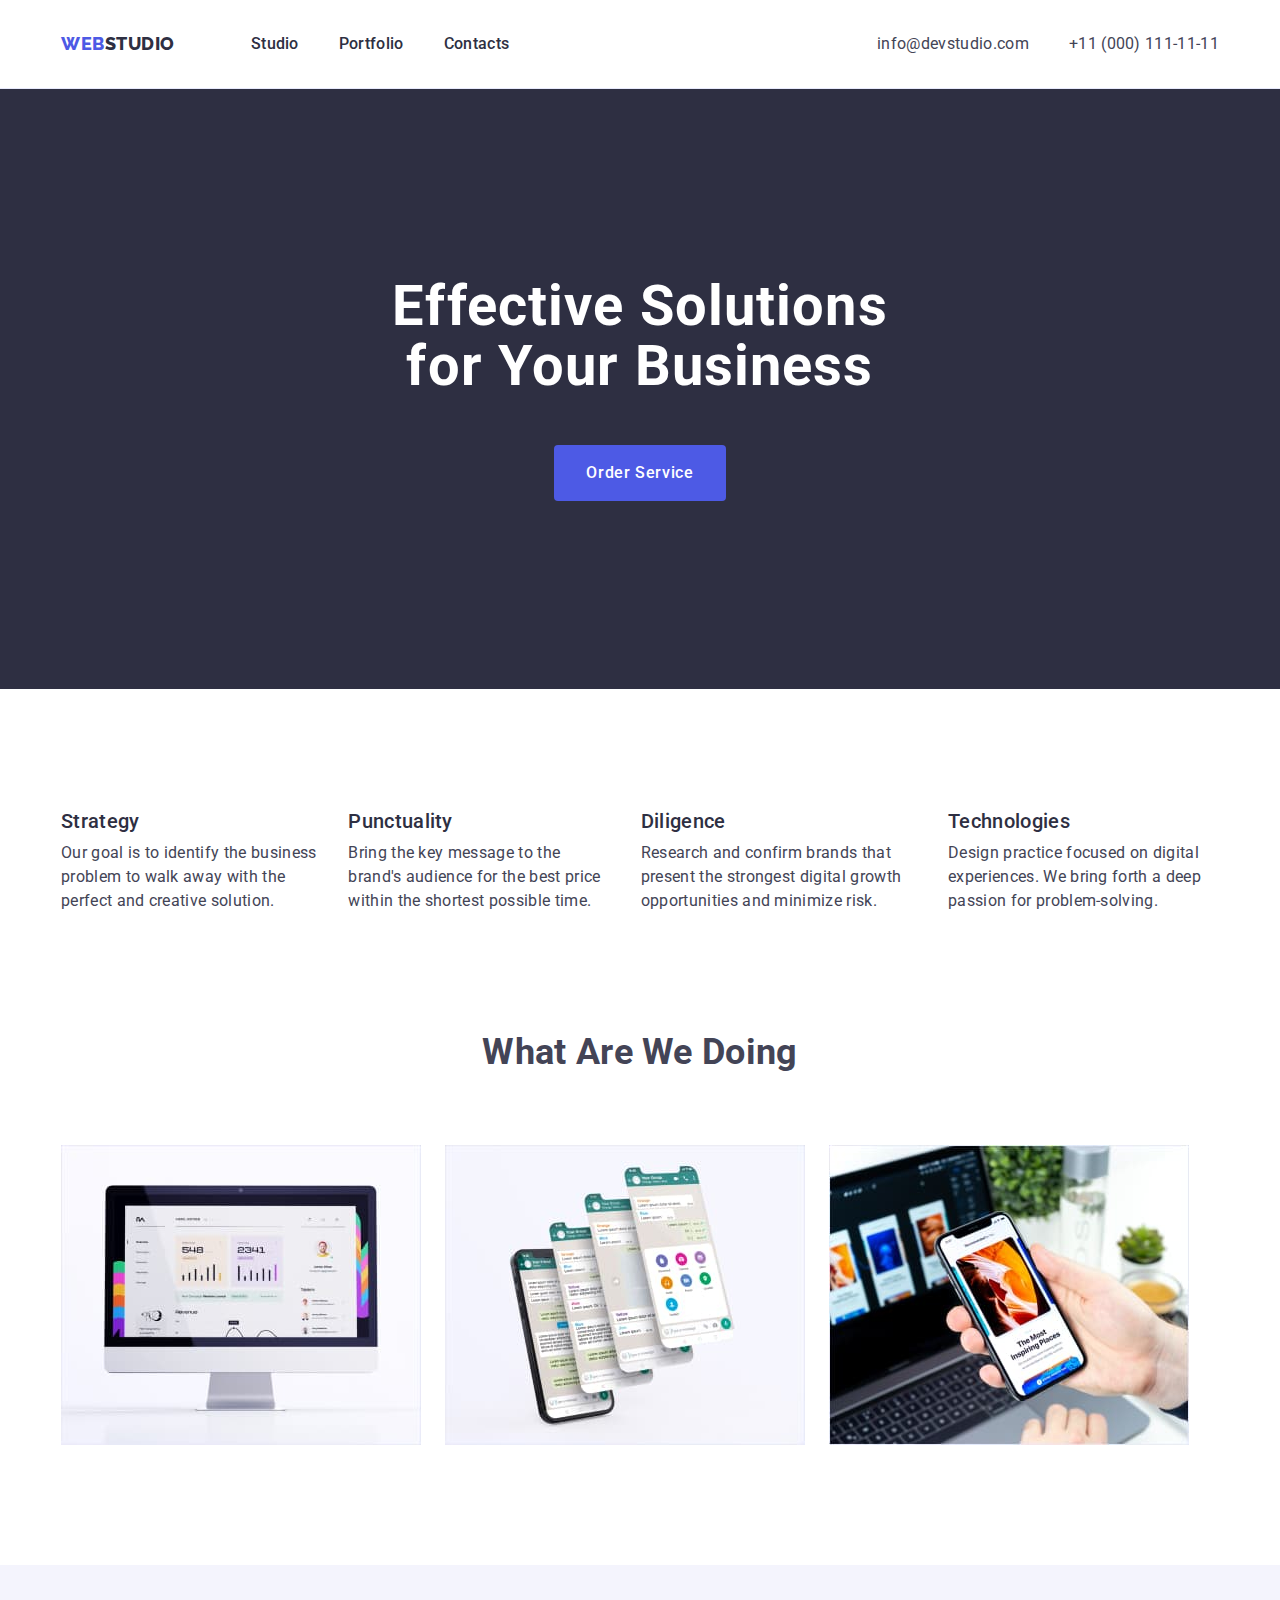
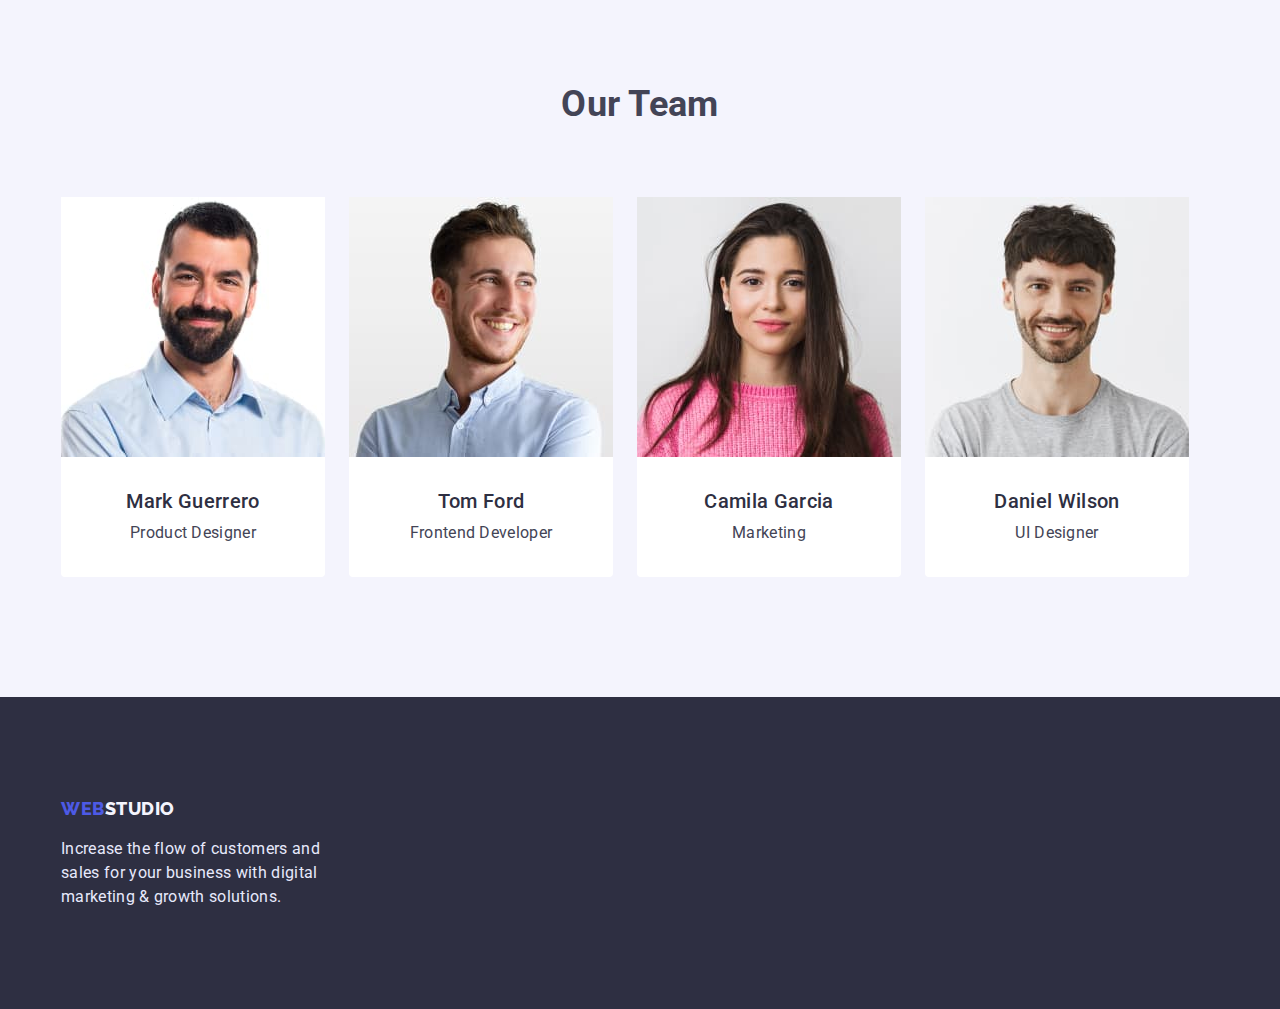
<file: index.html>
<!DOCTYPE html>
<html lang="en">
	<head>
		<meta charset="UTF-8" />
		<meta http-equiv="X-UA-Compatible" content="IE=edge" />
		<meta name="viewport" content="width=jj, initial-scale=1.0" />
		<link rel="stylesheet" href="./css/styles.css" />
		<title>WebStudio</title>
		<link rel="preconnect" href="https://fonts.googleapis.com" />
		<link rel="preconnect" href="https://fonts.gstatic.com" crossorigin />
		<link
			href="https://fonts.googleapis.com/css2?family=Raleway:wght@800&family=Roboto:wght@400;500;700;900&display=swap"
			rel="stylesheet"
		/>
		<link
			rel="stylesheet"
			href="https://cdnjs.cloudflare.com/ajax/libs/modern-normalize/1.1.0/modern-normalize.min.css"
			integrity="sha512-wpPYUAdjBVSE4KJnH1VR1HeZfpl1ub8YNKx4PuQ5NmX2tKuGu6U/JRp5y+Y8XG2tV+wKQpNHVUX03MfMFn9Q=="
			crossorigin="anonymous"
			referrerpolicy="no-referrer"
		/>
	</head>
	<body>
		<header class="page-header">
			<div class="container head-list">
				<nav class="head-nav">
					<a href="./index.html" class="logo"> <span class="logo-web">Web</span>Studio</a>

					<ul class="site-nav list">
						<li class="chapter"><a href="" class="link">Studio</a></li>
						<li class="chapter"><a href="./portfolio.html" class="link">Portfolio</a></li>
						<li class="chapter"><a href="" class="link">Contacts</a></li>
					</ul>
				</nav>
				<address class="head-address">
					<ul class="address-nav list">
						<li class="chapter"><a href="mailto:info@devstudio.com" class="ping">info@devstudio.com</a></li>
						<li class="chapter"><a href="tel:+110001111111" class="ping">+11 (000) 111-11-11</a></li>
					</ul>
				</address>
			</div>
		</header>

		<main>
			<section class="section hero">
				<div class="container">
					<h1 class="main-title">Effective Solutions for Your Business</h1>
					<button type="button" class="push">Order Service</button>
				</div>
			</section>

			<section class="section odds">
				<div class="container">
					<h2 class="section-title visually-hidden">Our advantages</h2>
					<ul class="advantages list">
						<li class="chapter">
							<h3 class="section-item">Strategy</h3>
							<p class="item-description skills"
								>Our goal is to identify the business problem to walk away with the perfect and creative solution.</p
							>
						</li>
						<li class="chapter">
							<h3 class="section-item">Punctuality</h3>
							<p class="item-description skills"
								>Bring the key message to the brand's audience for the best price within the shortest possible time.</p
							>
						</li>
						<li class="chapter">
							<h3 class="section-item">Diligence</h3>
							<p class="item-description skills"
								>Research and confirm brands that present the strongest digital growth opportunities and minimize risk.
							</p>
						</li>
						<li class="chapter">
							<h3 class="section-item">Technologies</h3>
							<p class="item-description skills"
								>Design practice focused on digital experiences. We bring forth a deep passion for problem-solving.</p
							>
						</li>
					</ul>
				</div>
			</section>

			<section class="section work">
				<div class="container">
					<h2 class="section-title">What Are We Doing</h2>
					<ul class="work-nav list">
						<li class="chapter">
							<img src="./images/img1(1).jpg" alt="product design" height="300" width="360" />
						</li>
						<li class="chapter">
							<img src="./images/img2(1).jpg" alt="product design" height="300" width="360" />
						</li>
						<li class="chapter">
							<img src="./images/img3(1).jpg" alt="product design" height="300" width="360" />
						</li>
					</ul>
				</div>
			</section>
			<section class="section tint">
				<div class="container">
					<h2 class="section-title">Our Team</h2>
					<ul class="team-nav list">
						<li class="chapter">
							<img src="./images/img(4).jpg" alt="Mark Guerrero photo" height="260" width="264" />
							<div class="team-name">
								<h3 class="section-item">Mark Guerrero</h3>
								<p class="item-description">Product Designer</p>
							</div>
						</li>
						<li class="chapter">
							<img src="./images/img(1)(1).jpg" alt="Tom Ford photo" height="260" width="264" />
							<div class="team-name">
								<h3 class="section-item">Tom Ford</h3>
								<p class="item-description">Frontend Developer</p>
							</div>
						</li>
						<li class="chapter">
							<img src="./images/img(3)1).jpg" alt="Camila Garcia photo" height="260" width="264" />
							<div class="team-name">
								<h3 class="section-item">Camila Garcia</h3>
								<p class="item-description">Marketing</p>
							</div>
						</li>
						<li class="chapter">
							<img src="./images/img(5)(1).jpg" alt="Daniel Wilson photo" height="260" width="264" />
							<div class="team-name">
								<h3 class="section-item">Daniel Wilson</h3>
								<p class="item-description">UI Designer</p>
							</div>
						</li>
					</ul>
				</div>
			</section>
		</main>
		<footer class="section foot">
			<div class="container">
				<a href="./index.html" class="logo foot-part"> <span class="logo-web">Web</span>Studio</a>
				<p class="item-description"
					>Increase the flow of customers and sales for your business with digital marketing & growth solutions.</p
				>
			</div>
		</footer>
	</body>
</html>
</file>
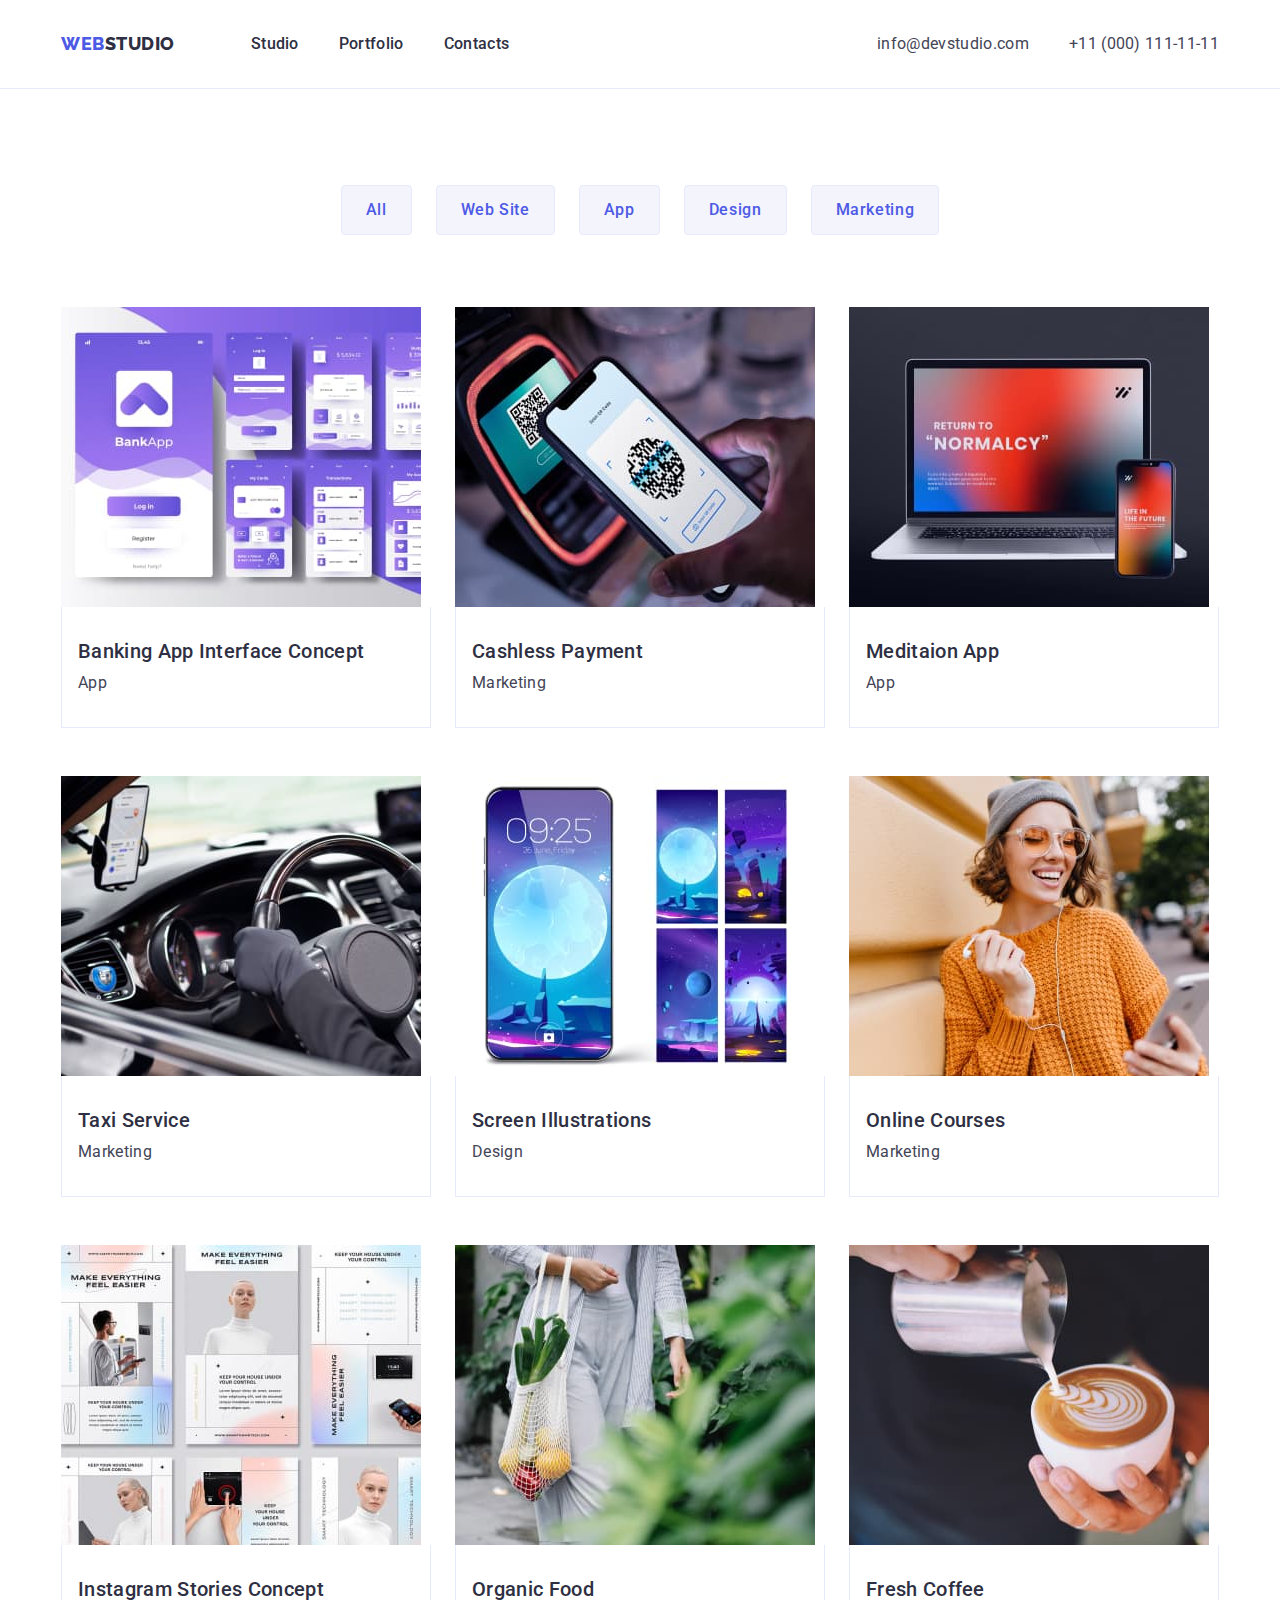
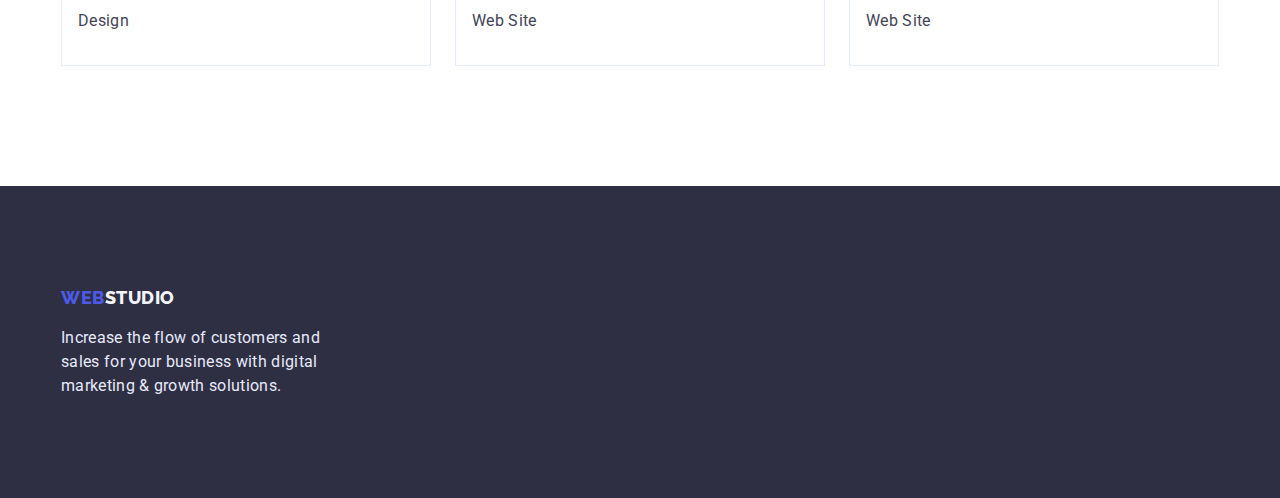
<file: portfolio.html>
<!DOCTYPE html>
<html lang="en">
	<head>
		<meta charset="UTF-8" />
		<meta http-equiv="X-UA-Compatible" content="IE=edge" />
		<meta name="viewport" content="width=device-width, initial-scale=1.0" />
		<link rel="stylesheet" href="./css/styles.css" />
		<title>Portfolio</title>
		<link rel="preconnect" href="https://fonts.googleapis.com" />
		<link rel="preconnect" href="https://fonts.gstatic.com" crossorigin />
		<link
			href="https://fonts.googleapis.com/css2?family=Raleway:wght@800&family=Roboto:wght@400;500;700;900&display=swap"
			rel="stylesheet"
		/>
		<link
			rel="stylesheet"
			href="https://cdnjs.cloudflare.com/ajax/libs/modern-normalize/1.1.0/modern-normalize.min.css"
			integrity="sha512-wpPYUAdjBVSE4KJnH1VR1HeZfpl1ub8YNKx4PuQ5NmX2tKuGu6U/JRp5y+Y8XG2tV+wKQpNHVUX03MfMFn9Q=="
			crossorigin="anonymous"
			referrerpolicy="no-referrer"
		/>
	</head>
	<body>
		<header class="page-header">
			<div class="container head-list">
				<nav class="head-nav">
					<a href="./index.html" class="logo"> <span class="logo-web">Web</span>Studio</a>

					<ul class="site-nav list">
						<li class="chapter"><a href="" class="link">Studio</a></li>
						<li class="chapter"><a href="./portfolio.html" class="link">Portfolio</a></li>
						<li class="chapter"><a href="" class="link">Contacts</a></li>
					</ul>
				</nav>
				<address class="head-address">
					<ul class="address-nav list">
						<li class="chapter"><a href="mailto:info@devstudio.com" class="ping">info@devstudio.com</a></li>
						<li class="chapter"><a href="tel:+110001111111" class="ping">+11 (000) 111-11-11</a></li>
					</ul>
				</address>
			</div>
		</header>

		<main>
			<section class="section options">
				<div class="container">
					<h1 class="section-title visually-hidden">Examples of works</h1>
					<ul class="btn-list list">
						<li class="chapter"><button type="button" class="btn-push">All</button></li>
						<li class="chapter"><button type="button" class="btn-push">Web Site</button></li>
						<li class="chapter"><button type="button" class="btn-push">App</button></li>
						<li class="chapter"><button type="button" class="btn-push">Design</button></li>
						<li class="chapter"><button type="button" class="btn-push">Marketing</button></li>
					</ul>
					<h1 class="visually-hidden">Filters</h1>
					<ul class="cards-nav list">
						<li class="chapter">
							<a href="" class="galary">
								<img src="./images/img(30)(1).jpg" alt="information" height="300" width="360" />
								<div class="card-name">
									<h2 class="section-item">Banking App Interface Concept</h2>
									<p class="item-description">App</p>
								</div>
							</a>
						</li>
						<li class="chapter">
							<a href="#" class="galary">
								<img src="./images/img(31)1).jpg" alt="QR code on the phone" height="300" width="360" />
								<div class="card-name">
									<h2 class="section-item">Cashless Payment</h2>
									<p class="item-description">Marketing</p>
								</div>
							</a>
						</li>
						<li class="chapter">
							<a href="#" class="galary">
								<img src="./images/img(32)(1).jpg" alt="laptop and phone" height="300" width="360" />
								<div class="card-name">
									<h2 class="section-item">Meditaion App</h2>
									<p class="item-description">App</p>
								</div>
							</a>
						</li>
						<li class="chapter">
							<a href="#" class="galary">
								<img src="./images/img(33)1).jpg" alt="Taxi Service" height="300" width="360" />
								<div class="card-name">
									<h2 class="section-item">Taxi Service</h2>
									<p class="item-description">Marketing</p>
								</div>
							</a>
						</li>
						<li class="chapter">
							<a href="#" class="galary">
								<img src="./images/img(11)(1).jpg" alt="Screen Illustrations" height="300" width="360" />
								<div class="card-name">
									<h2 class="section-item">Screen Illustrations</h2>
									<p class="item-description">Design</p>
								</div>
							</a>
						</li>
						<li class="chapter">
							<a href="#" class="galary">
								<img src="./images/img(35)(1).jpg" alt="the girl in the photo" height="300" width="360" />
								<div class="card-name">
									<h2 class="section-item">Online Courses</h2>
									<p class="item-description">Marketing</p>
								</div>
							</a>
						</li>
						<li class="chapter">
							<a href="#" class="galary">
								<img src="./images/img(36)(1).jpg" alt="Instagram Stories Concept" height="300" width="360" />
								<div class="card-name">
									<h2 class="section-item">Instagram Stories Concept</h2>
									<p class="item-description">Design</p>
								</div>
							</a>
						</li>
						<li class="chapter">
							<a href="#" class="galary">
								<img src="./images/img(37)(1).jpg" alt="Organic Food" height="300" width="360" />
								<div class="card-name">
									<h2 class="section-item">Organic Food</h2>
									<p class="item-description">Web Site</p>
								</div>
							</a>
						</li>
						<li class="chapter">
							<a href="#" class="galary">
								<img src="./images/img(38)1).jpg" alt="Fresh Coffee" height="300" width="360" />
								<div class="card-name">
									<h2 class="section-item">Fresh Coffee</h2>
									<p class="item-description">Web Site</p>
								</div>
							</a>
						</li>
					</ul>
				</div>
			</section>
		</main>
		<footer class="section foot">
			<div class="container">
				<a href="./index.html" class="logo foot-part"> <span class="logo-web">Web</span>Studio</a>
				<p class="item-description"
					>Increase the flow of customers and sales for your business with digital marketing & growth solutions.</p
				>
			</div>
		</footer>
	</body>
</html>
</file>
<file: css/styles.css>
:root {
	--primary-background-color: #ffffff;
	--secondary-background-color: #2E2F42;
	--hero-text-color: #ffffff;
	--header-background-color: #E7E9FC;
	--footer-text-color: #E7E9FC;
	--main-text-color: #434456;
	--title-text-color: #2e2f42;
	--accent-color: #404BBF;
	--logo-part-color: #4d5ae5;
	--footer-logo-part: #F4F4FD;
  }
  
  /* body */
  
  body {
	margin: 0;
	background-color: var(--primary-background-color);
	color: var(--main-text-color);
  
	font-family: 'Roboto', sans-serif;
	letter-spacing: 0.02em;
	font-size: 16px;
	line-height: 1.5;
  }
  
  .container { 
	width: 1158px;
	margin: 0 auto;
	padding-left: 15px;
	padding-right: 15px;
  
	/* outline: 2px solid green; */
  }
  /* .logo,
  .chapter {
	outline: 1px solid red;
  } */
  
  .list {
	list-style: none;
	margin: 0;
  }
  
  /* header */
  
  .page-header {
	border-bottom: 1px solid var(--header-background-color);
  }
  
  .logo {
	margin-right: 76px;
	color: var(--title-text-color);
  
	font-family: 'Raleway', sans-serif;
	font-weight: 800;
	font-size: 18px;
	line-height: 1.33;
	letter-spacing: 0.03em;
	text-transform: uppercase;
	text-decoration-line: none;
  }
  
  .logo-web {
	color: var(--logo-part-color);
  }
  
  .site-nav .link {
	display: block;
	padding-top: 24px;
	padding-bottom: 24px;
  
	color: var(--title-text-color);
  
	font-weight: 500;
	font-size: 16px;
	line-height: 1.5;
	text-decoration-line: none;
  }
  .site-nav .link:hover,
  .site-nav .link:focus {
  color: var(--accent-color);
  }
  
  .site-nav {
	display: flex;
  }
  
  .site-nav .chapter:not(:last-child) {
	margin-right: 40px;
  }
  /* .site-nav .chapter+.chapter {
	margin-left: 40px;
  } */
  
  .ping {
	color: var(--main-text-color);
  
	font-style: normal;
	font-size: 16px;
	line-height: 1.5;
	text-decoration-line: none;
  }
  
  .address-nav .ping:hover,
  .address-nav .ping:focus {
	color: var(--accent-color);
  }
  
  .address-nav {
	display: flex;
  }
  
  .address-nav .chapter+.chapter {
	margin-left: 40px;
	
  }
  /* .address-nav .chapter:not(:last-child) {
	margin-right: 40px;
  } */
  
  .address-nav .ping {
	display: block;
	padding-top: 32px;
    padding-bottom: 32px;
  }
  
  .head-nav {
	display: flex;
	align-items: center;
	justify-content: flex-start;
  }
  
  .container.head-list {
	display: flex;
	align-items: center;
	justify-content: space-between;
  }
  
  /* main hero */
  
  .section.hero {
	padding-top: 188px;
	padding-bottom: 188px;
	background-color: var(--secondary-background-color);
  }
  
  .hero .container {
	
	text-align: center;
  }
  
  .container .main-title {
	margin: 0 auto 48px;
	text-align: center;
  
	color: var(--hero-text-color);
	width: 496px;
  
	font-weight: 700;
	font-size: 56px;
	line-height: 1.07;
	letter-spacing: 0.02em;
  }
  
  .push {
	border-radius: 4px;
	margin: 0;
	padding: 16px 32px;
	min-width: 169px;
	border: transparent;
  
	background-color: var(--logo-part-color);
	color: var(--hero-text-color);
	cursor: pointer;
  
	font-family: inherit;
	font-weight: 500;
	font-size: 16px;
	line-height: 1.5;
	text-align: center;
	letter-spacing: 0.04em;
  }
  
  .push:hover,
  .push:focus {
	background-color: var(--accent-color);
  }
  
  /* main */
  
  img {
	max-width: 100%; 
	height: auto;
	display: block;
  }
  
  ul {
	padding: 0;
  }
  
  .section.work {
	padding-bottom: 120px;
  }
  
  .item-description {
	margin: 0;
  }
  
  .tint {
	background-color: var(--footer-logo-part);
  }
  footer-logo-part
  .section-title,
  .section-item {
	color: var(--title-text-color);
  }
  
  .section-title {
	margin-top: 0;
	margin-bottom: 72px;
	font-weight: 700;
	font-size: 36px;
	line-height: 1.11;
	text-align: center;
  }
  
  .section-item {
	margin: 0 0 8px;
	
	font-weight: 500;
	font-size: 20px;
	line-height: 1.2;
  }
  
  /* Advantages */
  
  .section.odds {
	padding-top: 120px;
	padding-bottom: 120px;
  }
  
  .advantages.list {
	display: flex;
  }
  
  .advantages .chapter:not(:last-child) {
	margin-right: 24px;
  }
  /* .advantages .chapter + .chapter {
	margin-left: 24px;
  } */
  
  .advantages .chapter {
	width: calc((100%-24px*3)/4);
  }
  
  /* Work */
  
  .work-nav.list {
	display: flex;
  }
  
  .work-nav .chapter:not(:last-child) {
	margin-right: 24px;
  }
  /* .work-nav .chapter + .chapter {
	margin-left: 24px;
  } */
  
  /* Team */
  
  .section.tint {
	padding-top: 120px;
	padding-bottom: 120px;
  }
  
  .team-nav .chapter {
	background-color: var(--primary-background-color);
	border-radius: 0 0 4px 4px;
  }
  
  .team-nav.list {
	display: flex;
	text-align: center;
  }
  
  .team-nav .chapter:not(:last-child) {
	margin-right: 24px;
  }
  /* .team-nav .chapter + .chapter {
	margin-left: 24px;
  } */
  
  .team-name {
	padding-top: 32px;
	padding-bottom: 32px;
	text-align: center;
  }
  
  /* footer */
  
  footer {
	background-color: var(--secondary-background-color);
	color: var(--footer-text-color);
  }
  
  .section.foot {
	padding-top: 100px;
	padding-bottom: 100px;
  }
  
  .foot-part {
	color: var(--footer-logo-part);
  }
  
  .foot .item-description {
	width: 264px;
  }
  
  .logo.foot-part {
	display: block;
	margin: 0 0 16px;
  }
  
  /* Portfolio */
  
  .section.options {
	padding-top: 96px;
	padding-bottom: 120px;
  }
  
  .btn-list {
	margin-bottom: 72px;
  }
  
  /* Portfolio's buttons */
  
  .btn-push {
	border-radius: 4px;
	padding: 12px 24px;
	
	border: 1px solid #E7E9FC;
  
	background-color: var(--footer-logo-part);
	color: var(--logo-part-color);
	cursor: pointer;
	

	font-family: inherit;
	font-weight: 500;
	font-size: 16px;
	line-height: 1.5;
	text-align: center;
	letter-spacing: 0.04em;
  }
  
  .btn-push:hover,
  .btn-push:focus {
	border-color: var(--accent);
	background-color: var(--accent-color);
	color: var(--hero-text-color);
  }

  
  .btn-list.list {
	display: flex;
	justify-content: center;
  }
  
  .btn-list .chapter:not(:last-child) {
	margin-right: 24px;
  }
  /* .btn-list .chapter + .chapter {
	margin-left: 24px;
  } */
  
  /* Portfolio's caards */
  
  .cards-nav.list {
	display: flex;
	flex-wrap: wrap;
  }
  
  .cards-nav .chapter {
	margin-right: 24px;
	margin-bottom: 48px;
  
	width: calc((100% - 48px)/3);
  }
  
  .cards-nav .chapter:nth-child(3n) {
	margin-right: 0;
  }
  
  .cards-nav .chapter:nth-last-child(-n+3) {
	margin-bottom: 0;
  }
  
  .card-name {
	padding: 32px 16px;
  
	border: 1px solid var(--header-background-color);
	border-top: none;
  }
  
  /* Portfolio's galary */
  
  .galary {
	color: var(--main-text-color);
	
	text-decoration-line: none;
  }
  
  /* Visually hidden */
  
  .visually-hidden {
	position: absolute;
	width: 1px;
	height: 1px;
	margin: -1px;
	border: 0;
	padding: 0;
  
	white-space: nowrap;
	clip-path: inset(100%);
	clip: rect(0 0 0 0);
	overflow: hidden;
  }
</file>
